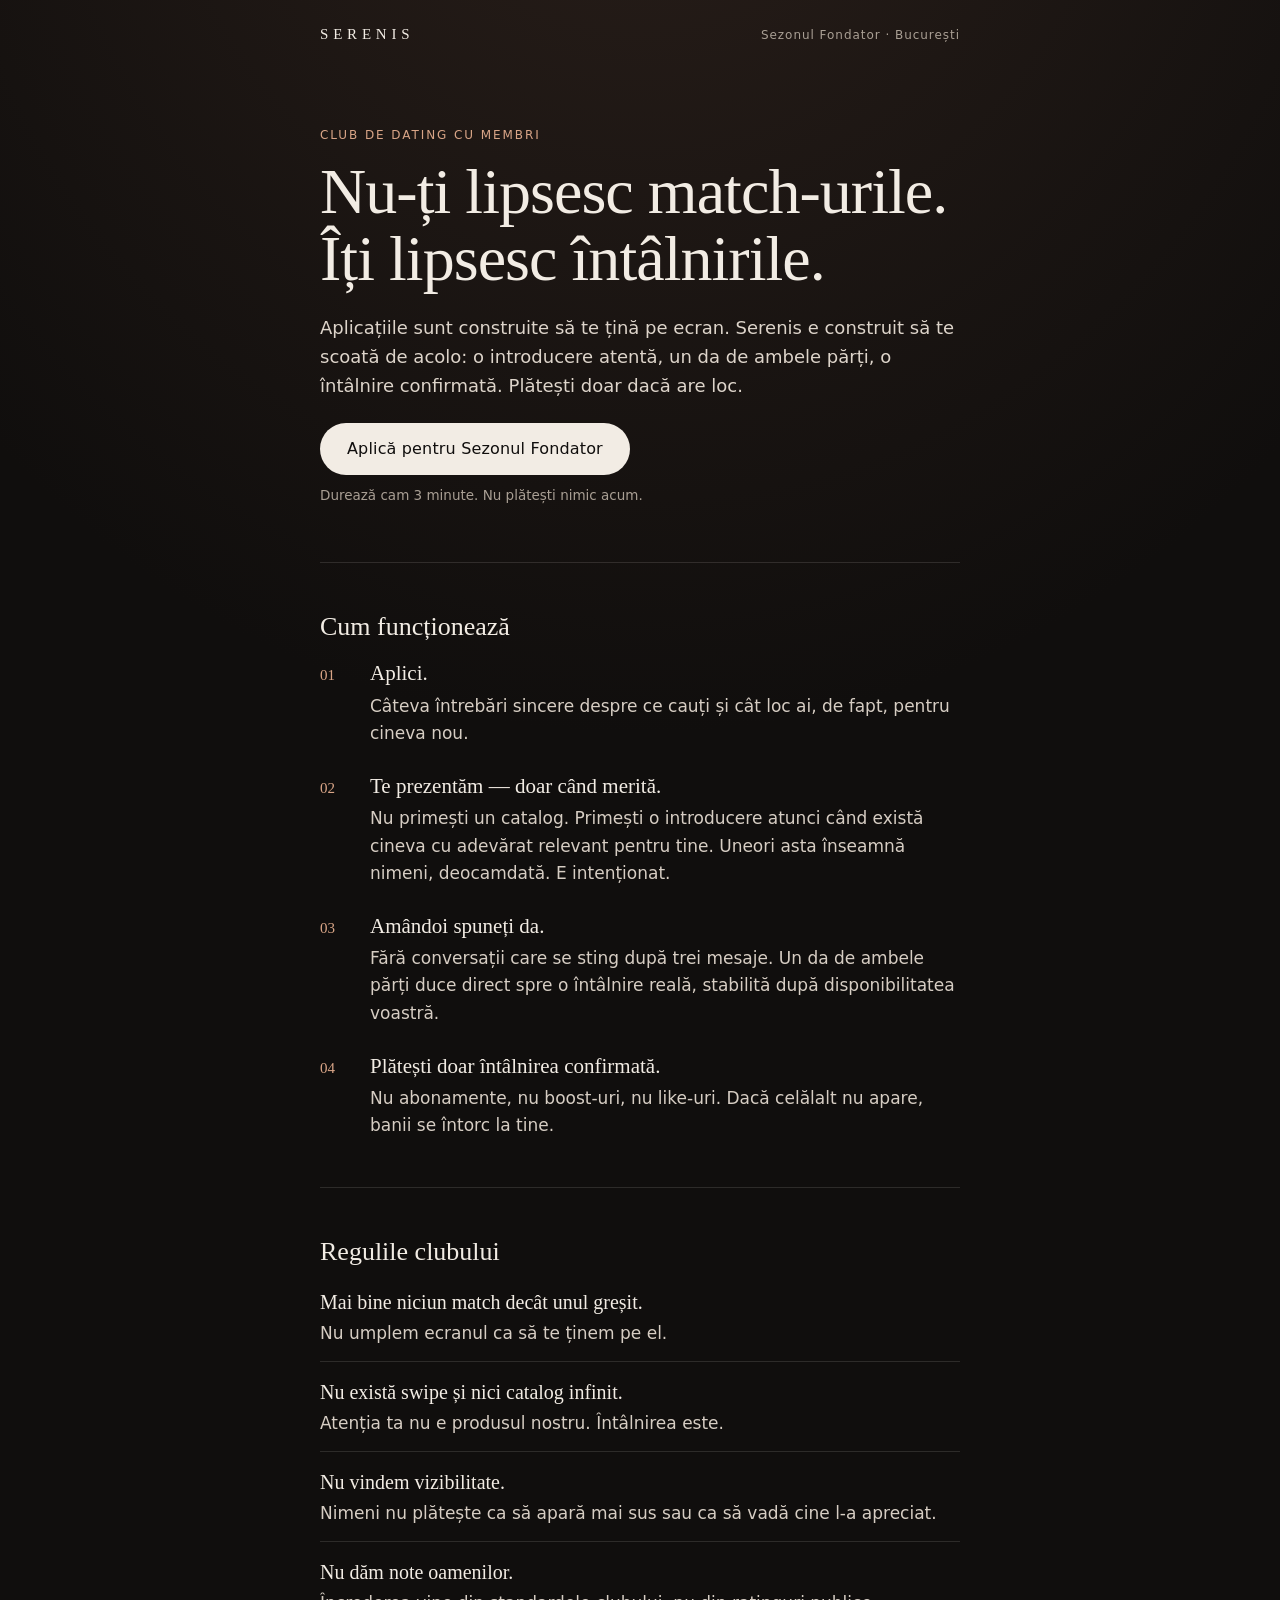
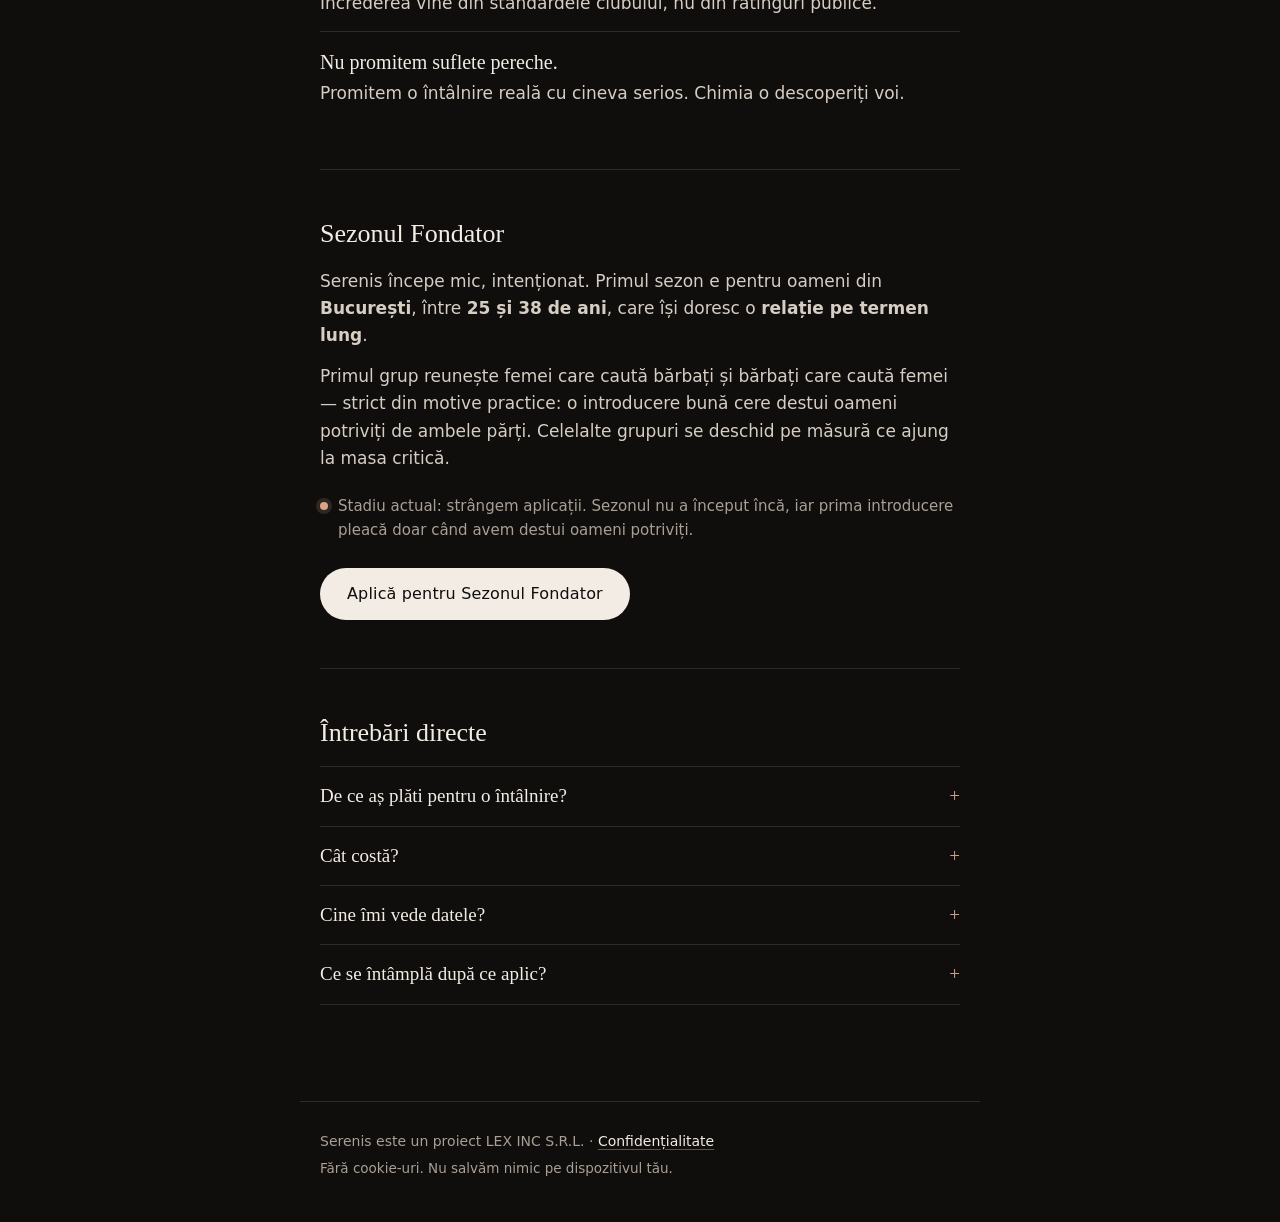
<file: index.html>
<!doctype html>
<html lang="ro">
<head>
<meta charset="utf-8">
<meta name="viewport" content="width=device-width, initial-scale=1, viewport-fit=cover">
<title>Serenis — Sezonul Fondator · București</title>
<meta name="description" content="Un club de dating cu membri, în care produsul e întâlnirea, nu swipe-ul. Fiecare întâlnire are loc — sau nu plătești.">
<meta name="robots" content="noindex, nofollow">
<meta name="theme-color" content="#100e0d">
<meta name="referrer" content="strict-origin-when-cross-origin">
<meta property="og:title" content="Serenis — Sezonul Fondator · București">
<meta property="og:description" content="Fiecare întâlnire are loc — sau nu plătești.">
<link rel="icon" href="favicon.svg" type="image/svg+xml">
<link rel="stylesheet" href="styles.css">
</head>
<body>
<a class="skip" href="#main">Sari la conținut</a>

<header class="top">
  <a class="wordmark" href="./" data-action="home" aria-label="Serenis — început">SERENIS</a>
  <span class="season">Sezonul Fondator · București</span>
</header>

<main id="main">

<!-- ───────────── LANDING ───────────── -->
<section class="screen is-active" data-screen="landing" aria-labelledby="hero-title">
  <div class="hero">
    <p class="eyebrow">Club de dating cu membri</p>
    <h1 id="hero-title" class="display" data-hero-title>Nu-ți lipsesc match-urile. Îți lipsesc întâlnirile.</h1>
    <p class="lede" data-hero-lede>Aplicațiile sunt construite să te țină pe ecran. Serenis e construit să te scoată de acolo: o introducere atentă, un da de ambele părți, o întâlnire confirmată. Plătești doar dacă are loc.</p>
    <div class="cta-row">
      <button class="btn btn-primary" data-action="start" data-cta="hero">Aplică pentru Sezonul Fondator</button>
      <p class="fine">Durează cam 3 minute. Nu plătești nimic acum.</p>
    </div>
  </div>

  <section class="block" aria-labelledby="how-title">
    <h2 id="how-title" class="h2">Cum funcționează</h2>
    <ol class="steps">
      <li><span class="num">01</span><div><h3>Aplici.</h3><p>Câteva întrebări sincere despre ce cauți și cât loc ai, de fapt, pentru cineva nou.</p></div></li>
      <li><span class="num">02</span><div><h3>Te prezentăm — doar când merită.</h3><p>Nu primești un catalog. Primești o introducere atunci când există cineva cu adevărat relevant pentru tine. Uneori asta înseamnă nimeni, deocamdată. E intenționat.</p></div></li>
      <li><span class="num">03</span><div><h3>Amândoi spuneți da.</h3><p>Fără conversații care se sting după trei mesaje. Un da de ambele părți duce direct spre o întâlnire reală, stabilită după disponibilitatea voastră.</p></div></li>
      <li><span class="num">04</span><div><h3>Plătești doar întâlnirea confirmată.</h3><p>Nu abonamente, nu boost-uri, nu like-uri. Dacă celălalt nu apare, banii se întorc la tine.</p></div></li>
    </ol>
  </section>

  <section class="block" aria-labelledby="rules-title">
    <h2 id="rules-title" class="h2">Regulile clubului</h2>
    <ul class="rules">
      <li><strong>Mai bine niciun match decât unul greșit.</strong> Nu umplem ecranul ca să te ținem pe el.</li>
      <li><strong>Nu există swipe și nici catalog infinit.</strong> Atenția ta nu e produsul nostru. Întâlnirea este.</li>
      <li><strong>Nu vindem vizibilitate.</strong> Nimeni nu plătește ca să apară mai sus sau ca să vadă cine l-a apreciat.</li>
      <li><strong>Nu dăm note oamenilor.</strong> Încrederea vine din standardele clubului, nu din ratinguri publice.</li>
      <li><strong>Nu promitem suflete pereche.</strong> Promitem o întâlnire reală cu cineva serios. Chimia o descoperiți voi.</li>
    </ul>
  </section>

  <section class="block season-block" aria-labelledby="season-title">
    <h2 id="season-title" class="h2">Sezonul Fondator</h2>
    <p>Serenis începe mic, intenționat. Primul sezon e pentru oameni din <strong>București</strong>, între <strong>25 și 38 de ani</strong>, care își doresc o <strong>relație pe termen lung</strong>.</p>
    <p>Primul grup reunește femei care caută bărbați și bărbați care caută femei — strict din motive practice: o introducere bună cere destui oameni potriviți de ambele părți. Celelalte grupuri se deschid pe măsură ce ajung la masa critică.</p>
    <p class="status"><span class="dot" aria-hidden="true"></span> Stadiu actual: strângem aplicații. Sezonul nu a început încă, iar prima introducere pleacă doar când avem destui oameni potriviți.</p>
    <button class="btn btn-primary" data-action="start" data-cta="season">Aplică pentru Sezonul Fondator</button>
  </section>

  <section class="block" aria-labelledby="faq-title">
    <h2 id="faq-title" class="h2">Întrebări directe</h2>
    <details><summary>De ce aș plăti pentru o întâlnire?</summary><p>Pentru că plătești pentru singurul lucru care contează: o întâlnire reală, cu cineva care a spus și el da. Nu pentru timpul petrecut pe ecran.</p></details>
    <details><summary>Cât costă?</summary><p>Prețul se stabilește înainte de începerea Sezonului Fondator. Nu plătești nimic acum și nimic înainte ca o întâlnire să fie confirmată de amândoi.</p></details>
    <details><summary>Cine îmi vede datele?</summary><p>Doar echipa Serenis. Nu există profiluri publice. Detaliile sunt în <a href="privacy.html" data-track="privacy_link">politica de confidențialitate</a>.</p></details>
    <details><summary>Ce se întâmplă după ce aplic?</summary><p>Fiecare aplicație e citită de un om. Îți scriem când Sezonul Fondator se deschide — și îți spunem sincer dacă nu ești potrivit pentru primul sezon.</p></details>
  </section>
</section>

<!-- ───────────── REFLECTION ───────────── -->
<section class="screen" data-screen="reflection" aria-live="polite">
  <div class="progress" aria-hidden="true"><span data-progress></span></div>
  <p class="eyebrow" data-q-count></p>
  <div data-reflection-intro>
    <h1 class="h1">Înainte să aplici: șase întrebări sincere.</h1>
    <p class="lede">Nu e un test de personalitate și nu există răspunsuri bune. Ne ajută să înțelegem dacă Serenis are sens pentru tine acum.</p>
  </div>
  <fieldset class="question" data-question>
    <legend class="h1" data-q-title></legend>
    <div class="options" data-q-options></div>
  </fieldset>
  <button class="btn btn-ghost" data-action="back">Înapoi</button>
</section>

<!-- ───────────── RESULT ───────────── -->
<section class="screen" data-screen="result" aria-live="polite">
  <p class="eyebrow">Ce spun răspunsurile tale</p>
  <h1 class="h1" data-result-title></h1>
  <div class="result-body" data-result-body></div>
  <p class="rule-line">Regula noastră: mai bine niciun match decât unul greșit.</p>
  <div class="cta-row" data-result-cta></div>
</section>

<!-- ───────────── APPLICATION ───────────── -->
<section class="screen" data-screen="apply">
  <p class="eyebrow">Sezonul Fondator · București</p>
  <h1 class="h1">Aplicația ta</h1>

  <div class="closed" data-closed hidden>
    <p class="lede">Aplicațiile pentru Sezonul Fondator se deschid în câteva zile.</p>
    <p class="fine">Nu am salvat nimic din ce ai răspuns până acum.</p>
  </div>

  <form class="form" data-form novalidate>
    <p class="lede">Doar ce ne trebuie ca să-ți facem o introducere bună. Fără fotografii și fără telefon acum — le cerem doar dacă intri în sezon.</p>

    <label class="field"><span>Prenume</span>
      <input name="first_name" autocomplete="given-name" maxlength="40" required></label>

    <label class="field"><span>Email</span>
      <input name="email" type="email" autocomplete="email" inputmode="email" maxlength="120" required></label>

    <label class="field"><span>Vârsta</span>
      <input name="age" type="number" inputmode="numeric" min="18" max="99" required></label>

    <fieldset class="field"><legend>Ești</legend>
      <div class="chips">
        <label><input type="radio" name="gender" value="f" required><span>Femeie</span></label>
        <label><input type="radio" name="gender" value="m"><span>Bărbat</span></label>
        <label><input type="radio" name="gender" value="x"><span>Mă descriu altfel</span></label>
      </div></fieldset>

    <fieldset class="field"><legend>Vrei să cunoști</legend>
      <div class="chips">
        <label><input type="radio" name="seeking" value="m" required><span>Bărbați</span></label>
        <label><input type="radio" name="seeking" value="f"><span>Femei</span></label>
        <label><input type="radio" name="seeking" value="b"><span>Ambele</span></label>
      </div>
      <small>Folosim asta doar ca să-ți facem introduceri potrivite.</small></fieldset>

    <fieldset class="field"><legend>Ce vârste te interesează</legend>
      <div class="pair">
        <label><span class="sr">De la</span><select name="age_min" required></select></label>
        <span aria-hidden="true">—</span>
        <label><span class="sr">Până la</span><select name="age_max" required></select></label>
      </div></fieldset>

    <fieldset class="field"><legend>Unde locuiești</legend>
      <div class="chips">
        <label><input type="radio" name="city" value="bucuresti" required><span>București</span></label>
        <label><input type="radio" name="city" value="ilfov"><span>Ilfov</span></label>
        <label><input type="radio" name="city" value="other"><span>Alt oraș</span></label>
      </div>
      <label class="field sub" data-city-other hidden><span>Care oraș?</span>
        <input name="city_other" maxlength="40" autocomplete="address-level2"></label></fieldset>

    <fieldset class="field"><legend>Când ai putea ieși la o primă întâlnire</legend>
      <div class="chips">
        <label><input type="checkbox" name="availability" value="weekday_eve"><span>Seri, în timpul săptămânii</span></label>
        <label><input type="checkbox" name="availability" value="weekend_day"><span>Weekend, ziua</span></label>
        <label><input type="checkbox" name="availability" value="weekend_eve"><span>Weekend, seara</span></label>
      </div></fieldset>

    <fieldset class="field"><legend>Ce te-a făcut să aplici</legend>
      <div class="chips stack">
        <label><input type="radio" name="reason" value="pay_if_happens" required><span>Plătesc doar dacă întâlnirea chiar are loc</span></label>
        <label><input type="radio" name="reason" value="no_wrong_match"><span>Mai bine niciun match decât unul greșit</span></label>
        <label><input type="radio" name="reason" value="dates_not_matches"><span>Vreau întâlniri, nu încă un șir de match-uri</span></label>
        <label><input type="radio" name="reason" value="no_swipe"><span>Fără swipe, fără catalog infinit</span></label>
        <label><input type="radio" name="reason" value="club"><span>Ideea de club selectiv</span></label>
      </div></fieldset>

    <fieldset class="field"><legend>Cum ai aflat de Serenis</legend>
      <div class="chips">
        <label><input type="radio" name="source" value="instagram" required><span>Instagram</span></label>
        <label><input type="radio" name="source" value="tiktok"><span>TikTok</span></label>
        <label><input type="radio" name="source" value="emotion_redesign"><span>Emotion Redesign</span></label>
        <label><input type="radio" name="source" value="friend"><span>De la un prieten</span></label>
        <label><input type="radio" name="source" value="other"><span>Altundeva</span></label>
      </div></fieldset>

    <div class="consents">
      <label class="check"><input type="checkbox" name="consent_privacy" required>
        <span>Am peste 18 ani și am citit <a href="privacy.html" target="_blank" rel="noopener" data-track="privacy_link">politica de confidențialitate</a>. Sunt de acord ca <span data-controller>LEX INC S.R.L.</span> să folosească datele din această aplicație ca să o evalueze și să mă contacteze despre Sezonul Fondator.</span></label>
      <label class="check"><input type="checkbox" name="consent_preference" required>
        <span>Sunt de acord, în mod explicit, ca informația despre pe cine vreau să cunosc să fie folosită doar pentru a-mi face introduceri. Pot retrage acordul oricând.</span></label>
    </div>

    <div class="hp" aria-hidden="true"><label>Website<input name="website" tabindex="-1" autocomplete="off"></label></div>

    <p class="error" data-form-error role="alert" hidden></p>
    <button class="btn btn-primary" type="submit" data-submit>Trimite aplicația</button>
    <p class="fine">Nu îți cerem date de card. Nu plătești nimic acum.</p>
  </form>
</section>

<!-- ───────────── PRICE ───────────── -->
<section class="screen" data-screen="price">
  <p class="eyebrow">Ultima întrebare — și cea mai sinceră</p>
  <h1 class="h1">Când Sezonul Fondator începe, o întâlnire confirmată costă <span class="price"><span data-price></span> lei</span> de persoană.</h1>
  <p class="lede">Plătești doar după ce amândoi ați spus da și întâlnirea e confirmată. Dacă celălalt nu apare, îți dăm banii înapoi.</p>
  <fieldset class="question">
    <legend class="sr">Ce alegi</legend>
    <div class="options">
      <button class="option" data-price-choice="accept">Da, păstrează-mi locul la <span data-price></span> lei / întâlnire</button>
      <button class="option" data-price-choice="lower">Doar dacă ar costa mai puțin</button>
      <button class="option" data-price-choice="free_only">Doar dacă ar fi gratuit</button>
      <button class="option" data-price-choice="no">Nu, mulțumesc</button>
    </div>
  </fieldset>
  <div class="field" data-price-max hidden>
    <label class="field"><span>Cât ai plăti, cel mult, pentru o întâlnire confirmată? (lei)</span>
      <input name="price_max" type="number" inputmode="numeric" min="0" max="500"></label>
    <button class="btn btn-primary" data-action="price-max-continue">Continuă</button>
  </div>
  <p class="fine">Nu plătești nimic acum. E doar alegerea ta, ca să stabilim prețul corect.</p>
  <p class="error" data-price-error role="alert" hidden></p>
</section>

<!-- ───────────── DONE ───────────── -->
<section class="screen" data-screen="done" aria-live="polite">
  <p class="eyebrow">Aplicație primită</p>
  <h1 class="h1">Mulțumim, <span data-first-name></span>. Aplicația ta a ajuns la noi.</h1>
  <div class="result-body">
    <p>Citim fiecare aplicație. Sezonul Fondator începe doar când avem destui oameni potriviți în București încât prima ta introducere să merite. Îți scriem la <strong data-email></strong> atunci când avem ceva concret — nu înainte.</p>
    <p>Dacă vrei să-ți retragi aplicația sau să-ți ștergem datele, scrie-ne la <a data-contact-link></a>.</p>
  </div>
  <div class="share">
    <h2 class="h2">Știi pe cineva care ar merita Serenis?</h2>
    <p>Trimite-i linkul. Fără recompense și fără puncte — doar dacă ai încredere că i s-ar potrivi.</p>
    <button class="btn btn-ghost" data-action="share">Trimite linkul</button>
    <p class="fine" data-share-status role="status"></p>
  </div>
</section>

</main>

<footer class="foot">
  <p>Serenis este un proiect <span data-controller>LEX INC S.R.L.</span> · <a href="privacy.html" data-track="privacy_link">Confidențialitate</a></p>
  <p class="fine">Fără cookie-uri. Nu salvăm nimic pe dispozitivul tău.</p>
</footer>

<script src="config.js"></script>
<script src="app.js"></script>
</body>
</html>
</file>
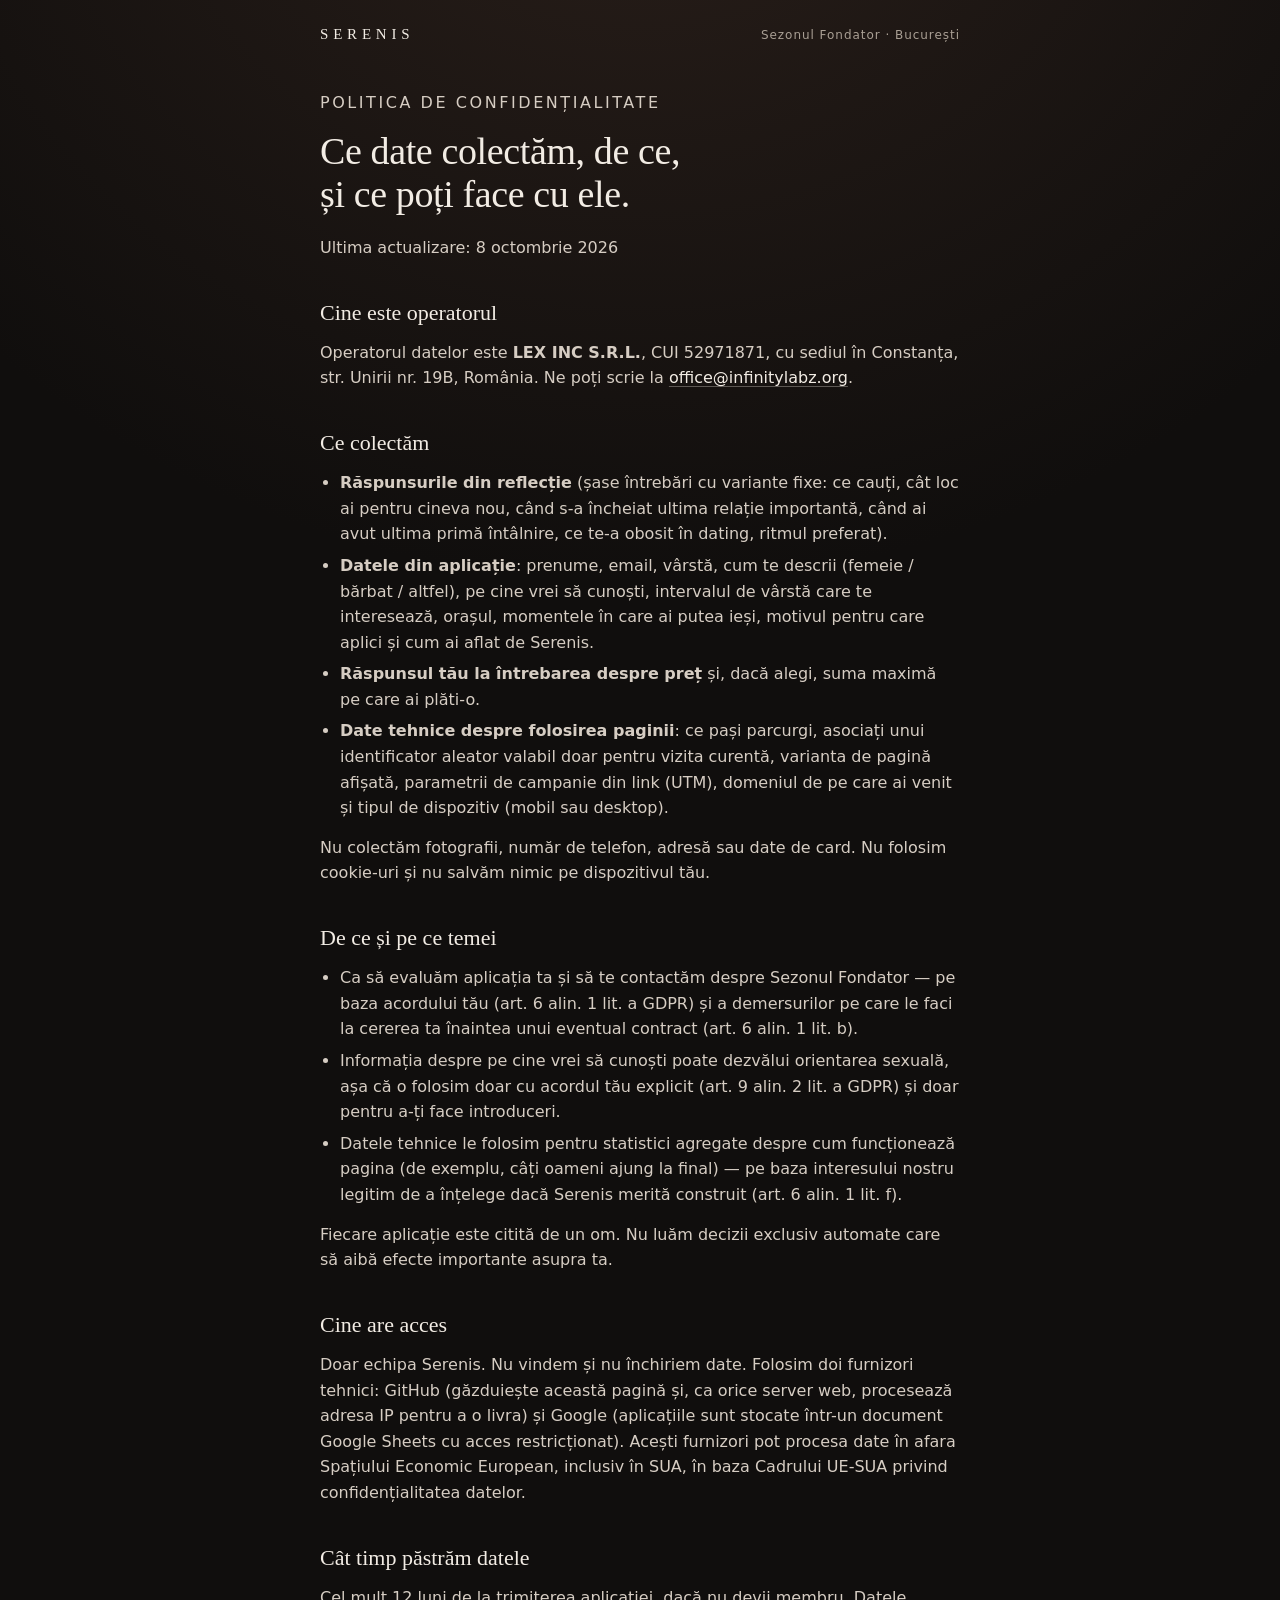
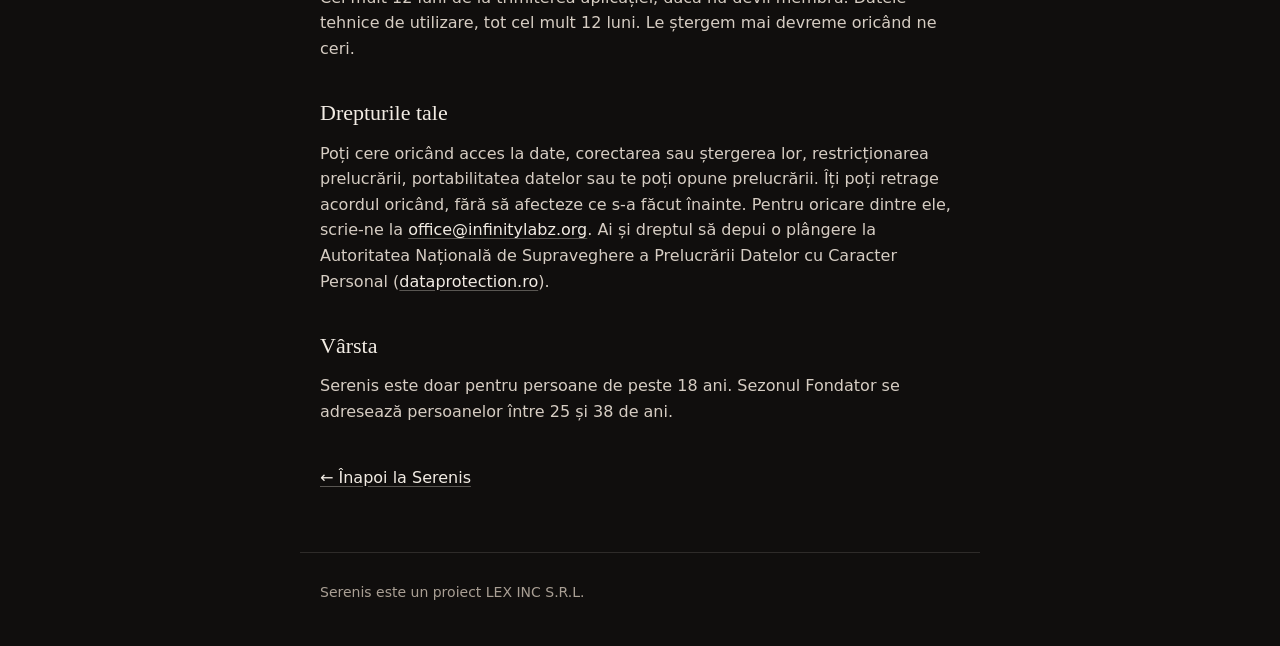
<file: privacy.html>
<!doctype html>
<html lang="ro">
<head>
<meta charset="utf-8">
<meta name="viewport" content="width=device-width, initial-scale=1, viewport-fit=cover">
<title>Serenis — Politica de confidențialitate</title>
<meta name="robots" content="noindex, nofollow">
<meta name="theme-color" content="#100e0d">
<link rel="icon" href="favicon.svg" type="image/svg+xml">
<link rel="stylesheet" href="styles.css">
<style>
  .legal { padding-top: 44px; }
  .legal h2 { font-family: var(--serif); font-weight: 400; font-size: 22px; margin: 34px 0 10px; }
  .legal p, .legal li { color: #d6cdc3; font-size: 16px; }
  .legal ul { padding-left: 20px; margin: 0 0 14px; }
  .legal li { margin-bottom: 6px; }
</style>
</head>
<body>
<header class="top">
  <a class="wordmark" href="./">SERENIS</a>
  <span class="season">Sezonul Fondator · București</span>
</header>
<main class="legal">
  <p class="eyebrow">Politica de confidențialitate</p>
  <h1 class="h1">Ce date colectăm, de ce, și ce poți face cu ele.</h1>
  <p class="fine">Ultima actualizare: 8 octombrie 2026</p>

  <h2>Cine este operatorul</h2>
  <p>Operatorul datelor este <strong data-controller>LEX INC S.R.L.</strong><span data-controller-details></span> <span data-contact-line></span></p>

  <h2>Ce colectăm</h2>
  <ul>
    <li><strong>Răspunsurile din reflecție</strong> (șase întrebări cu variante fixe: ce cauți, cât loc ai pentru cineva nou, când s-a încheiat ultima relație importantă, când ai avut ultima primă întâlnire, ce te-a obosit în dating, ritmul preferat).</li>
    <li><strong>Datele din aplicație</strong>: prenume, email, vârstă, cum te descrii (femeie / bărbat / altfel), pe cine vrei să cunoști, intervalul de vârstă care te interesează, orașul, momentele în care ai putea ieși, motivul pentru care aplici și cum ai aflat de Serenis.</li>
    <li><strong>Răspunsul tău la întrebarea despre preț</strong> și, dacă alegi, suma maximă pe care ai plăti-o.</li>
    <li><strong>Date tehnice despre folosirea paginii</strong>: ce pași parcurgi, asociați unui identificator aleator valabil doar pentru vizita curentă, varianta de pagină afișată, parametrii de campanie din link (UTM), domeniul de pe care ai venit și tipul de dispozitiv (mobil sau desktop).</li>
  </ul>
  <p>Nu colectăm fotografii, număr de telefon, adresă sau date de card. Nu folosim cookie-uri și nu salvăm nimic pe dispozitivul tău.</p>

  <h2>De ce și pe ce temei</h2>
  <ul>
    <li>Ca să evaluăm aplicația ta și să te contactăm despre Sezonul Fondator — pe baza acordului tău (art. 6 alin. 1 lit. a GDPR) și a demersurilor pe care le faci la cererea ta înaintea unui eventual contract (art. 6 alin. 1 lit. b).</li>
    <li>Informația despre pe cine vrei să cunoști poate dezvălui orientarea sexuală, așa că o folosim doar cu acordul tău explicit (art. 9 alin. 2 lit. a GDPR) și doar pentru a-ți face introduceri.</li>
    <li>Datele tehnice le folosim pentru statistici agregate despre cum funcționează pagina (de exemplu, câți oameni ajung la final) — pe baza interesului nostru legitim de a înțelege dacă Serenis merită construit (art. 6 alin. 1 lit. f).</li>
  </ul>
  <p>Fiecare aplicație este citită de un om. Nu luăm decizii exclusiv automate care să aibă efecte importante asupra ta.</p>

  <h2>Cine are acces</h2>
  <p>Doar echipa Serenis. Nu vindem și nu închiriem date. Folosim doi furnizori tehnici: GitHub (găzduiește această pagină și, ca orice server web, procesează adresa IP pentru a o livra) și Google (aplicațiile sunt stocate într-un document Google Sheets cu acces restricționat). Acești furnizori pot procesa date în afara Spațiului Economic European, inclusiv în SUA, în baza Cadrului UE-SUA privind confidențialitatea datelor.</p>

  <h2>Cât timp păstrăm datele</h2>
  <p>Cel mult 12 luni de la trimiterea aplicației, dacă nu devii membru. Datele tehnice de utilizare, tot cel mult 12 luni. Le ștergem mai devreme oricând ne ceri.</p>

  <h2>Drepturile tale</h2>
  <p>Poți cere oricând acces la date, corectarea sau ștergerea lor, restricționarea prelucrării, portabilitatea datelor sau te poți opune prelucrării. Îți poți retrage acordul oricând, fără să afecteze ce s-a făcut înainte. <span data-contact-rights></span> Ai și dreptul să depui o plângere la Autoritatea Națională de Supraveghere a Prelucrării Datelor cu Caracter Personal (<a href="https://www.dataprotection.ro" rel="noopener">dataprotection.ro</a>).</p>

  <h2>Vârsta</h2>
  <p>Serenis este doar pentru persoane de peste 18 ani. Sezonul Fondator se adresează persoanelor între 25 și 38 de ani.</p>

  <p style="margin-top:40px"><a href="./">← Înapoi la Serenis</a></p>
</main>
<footer class="foot"><p>Serenis este un proiect <span data-controller>LEX INC S.R.L.</span></p></footer>
<script src="config.js"></script>
<script>
(function () {
  var C = window.SERENIS_CONFIG || {};
  var isLocal = ["localhost", "127.0.0.1"].indexOf(location.hostname) !== -1;
  var contact = (isLocal && new URLSearchParams(location.search).get("contact")) || C.contactEmail || "";
  document.querySelectorAll("[data-controller]").forEach(function (n) { if (C.controller) n.textContent = C.controller; });
  if (C.controllerDetails) document.querySelector("[data-controller-details]").textContent = ", " + C.controllerDetails.replace(/\.$/, "") + ".";
  function mail(text) {
    var a = document.createElement("a"); a.href = "mailto:" + contact; a.textContent = contact;
    var s = document.createElement("span"); s.append(text, a, "."); return s;
  }
  if (contact) {
    document.querySelector("[data-contact-line]").append(mail("Ne poți scrie la "));
    document.querySelector("[data-contact-rights]").append(mail("Pentru oricare dintre ele, scrie-ne la "));
  } else {
    document.querySelector("[data-contact-line]").textContent = "Datele de contact se publică înainte de deschiderea aplicațiilor; până atunci, pagina nu colectează nicio informație.";
  }
})();
</script>
</body>
</html>
</file>
<file: styles.css>
:root {
  --bg: #100e0d;
  --bg-2: #171413;
  --ink: #f2ece4;
  --muted: #a99f94;
  --line: rgba(242, 236, 228, 0.13);
  --line-strong: rgba(242, 236, 228, 0.32);
  --accent: #d9a587;
  --accent-ink: #1b1411;
  --error: #f0a39a;
  --serif: "Iowan Old Style", "Palatino Linotype", Palatino, "Book Antiqua", "Noto Serif", Georgia, serif;
  --sans: -apple-system, BlinkMacSystemFont, "Segoe UI", system-ui, Roboto, "Helvetica Neue", Arial, sans-serif;
  --gutter: 20px;
  --measure: 640px;
  color-scheme: dark;
}

* { box-sizing: border-box; }
[hidden] { display: none !important; }
html { -webkit-text-size-adjust: 100%; }
body {
  margin: 0;
  background: var(--bg);
  background-image: radial-gradient(120% 60% at 50% -10%, #2a1f1a 0%, rgba(16, 14, 13, 0) 60%);
  background-repeat: no-repeat;
  color: var(--ink);
  font: 17px/1.6 var(--sans);
  -webkit-font-smoothing: antialiased;
  min-height: 100vh;
  display: flex;
  flex-direction: column;
}
main { flex: 1; width: 100%; max-width: calc(var(--measure) + 2 * var(--gutter)); margin: 0 auto; padding: 0 var(--gutter) 48px; }
a { color: var(--ink); text-decoration-color: var(--line-strong); text-underline-offset: 3px; }
a:hover { text-decoration-color: var(--accent); }

.skip { position: absolute; left: -9999px; }
.skip:focus { left: 12px; top: 12px; background: var(--ink); color: var(--bg); padding: 8px 12px; z-index: 10; }
.sr { position: absolute; width: 1px; height: 1px; overflow: hidden; clip: rect(0 0 0 0); white-space: nowrap; }

/* ── header / footer ── */
.top {
  display: flex; align-items: baseline; justify-content: space-between; gap: 12px;
  width: 100%; max-width: calc(var(--measure) + 2 * var(--gutter)); margin: 0 auto;
  padding: 22px var(--gutter) 0;
}
.wordmark { font-family: var(--serif); letter-spacing: 0.32em; font-size: 15px; text-decoration: none; }
.season { font-size: 12px; letter-spacing: 0.08em; color: var(--muted); text-align: right; }
.foot {
  width: 100%; max-width: calc(var(--measure) + 2 * var(--gutter)); margin: 0 auto;
  padding: 28px var(--gutter) 36px; border-top: 1px solid var(--line); color: var(--muted); font-size: 14px;
}
.foot p { margin: 0 0 6px; }

/* ── type ── */
.eyebrow { margin: 0 0 14px; font-size: 12px; letter-spacing: 0.16em; text-transform: uppercase; color: var(--accent); }
.display { font-family: var(--serif); font-weight: 400; font-size: clamp(40px, 11vw, 64px); line-height: 1.04; letter-spacing: -0.015em; margin: 0 0 22px; text-wrap: balance; }
.h1 { font-family: var(--serif); font-weight: 400; font-size: clamp(28px, 7.4vw, 38px); line-height: 1.15; letter-spacing: -0.01em; margin: 0 0 18px; text-wrap: balance; padding: 0; }
.h2 { font-family: var(--serif); font-weight: 400; font-size: 26px; line-height: 1.2; margin: 0 0 18px; }
.lede { font-size: 18px; color: #ddd4ca; margin: 0 0 22px; }
.fine { font-size: 13.5px; color: var(--muted); margin: 10px 0 0; }
p { margin: 0 0 14px; }

/* ── layout blocks ── */
.screen { display: none; padding-top: 44px; animation: rise 0.45s ease both; }
.screen.is-active { display: block; }
@keyframes rise { from { opacity: 0; transform: translateY(8px); } to { opacity: 1; transform: none; } }
@media (prefers-reduced-motion: reduce) { .screen { animation: none; } }

.hero { padding: 36px 0 56px; border-bottom: 1px solid var(--line); }
.block { padding: 48px 0; border-bottom: 1px solid var(--line); }
.block:last-child { border-bottom: 0; }

.steps { list-style: none; margin: 0; padding: 0; display: grid; gap: 26px; }
.steps li { display: grid; grid-template-columns: 44px 1fr; gap: 6px; }
.steps .num { font-family: var(--serif); color: var(--accent); font-size: 15px; padding-top: 3px; }
.steps h3 { font-family: var(--serif); font-weight: 400; font-size: 21px; margin: 0 0 6px; line-height: 1.25; }
.steps p { color: #d6cdc3; margin: 0; }

.rules { list-style: none; margin: 0; padding: 0; }
.rules li { padding: 14px 0; border-top: 1px solid var(--line); color: #d6cdc3; }
.rules li:first-child { border-top: 0; padding-top: 0; }
.rules strong { display: block; color: var(--ink); font-weight: 500; font-family: var(--serif); font-size: 20px; margin-bottom: 2px; }

.season-block p { color: #d6cdc3; }
.status { display: flex; gap: 10px; align-items: flex-start; font-size: 15px; color: var(--muted) !important; margin: 22px 0 26px; }
.dot { width: 8px; height: 8px; border-radius: 50%; background: var(--accent); margin-top: 8px; flex: none; box-shadow: 0 0 0 4px rgba(217, 165, 135, 0.16); }

details { border-top: 1px solid var(--line); padding: 14px 0; }
details:last-child { border-bottom: 1px solid var(--line); }
summary { cursor: pointer; font-family: var(--serif); font-size: 19px; list-style: none; display: flex; justify-content: space-between; gap: 12px; }
summary::-webkit-details-marker { display: none; }
summary::after { content: "+"; color: var(--accent); }
details[open] summary::after { content: "–"; }
details p { color: #d6cdc3; margin: 10px 0 0; }

/* ── buttons ── */
.cta-row { display: flex; flex-direction: column; align-items: flex-start; gap: 0; }
.btn {
  appearance: none; border: 1px solid transparent; border-radius: 999px; cursor: pointer;
  font: 500 16px/1 var(--sans); letter-spacing: 0.01em; padding: 17px 26px; min-height: 52px;
  transition: transform 0.15s ease, background 0.2s ease, border-color 0.2s ease;
}
.btn:active { transform: scale(0.985); }
.btn-primary { background: var(--ink); color: var(--bg); width: 100%; }
.btn-primary:hover { background: #fff; }
.btn-primary[disabled] { opacity: 0.55; cursor: progress; }
.btn-ghost { background: transparent; color: var(--ink); border-color: var(--line-strong); margin-top: 22px; }
.btn-ghost:hover { border-color: var(--ink); }
@media (min-width: 560px) { .btn-primary { width: auto; } }
:focus-visible { outline: 2px solid var(--accent); outline-offset: 3px; }

/* ── reflection ── */
.progress { height: 2px; background: var(--line); border-radius: 2px; overflow: hidden; margin-bottom: 28px; }
.progress span { display: block; height: 100%; width: 0; background: var(--accent); transition: width 0.35s ease; }
.question { border: 0; margin: 0; padding: 0; min-width: 0; }
.options { display: grid; gap: 10px; margin-top: 8px; }
.option {
  appearance: none; text-align: left; width: 100%; cursor: pointer;
  background: var(--bg-2); color: var(--ink); border: 1px solid var(--line); border-radius: 14px;
  padding: 17px 18px; font: 16.5px/1.4 var(--sans);
  transition: border-color 0.15s ease, background 0.15s ease;
}
.option:hover { border-color: var(--line-strong); }
.option.is-selected { border-color: var(--accent); background: rgba(217, 165, 135, 0.09); }

/* ── result ── */
.result-body p { color: #ddd4ca; font-size: 17.5px; }
.rule-line { font-family: var(--serif); font-style: italic; color: var(--accent); font-size: 19px; border-left: 2px solid var(--accent); padding-left: 14px; margin: 26px 0 30px; }

/* ── form ── */
.form { display: grid; gap: 22px; }
.field { display: grid; gap: 8px; border: 0; margin: 0; padding: 0; min-width: 0; }
.field > span, .field > legend { font-size: 14px; letter-spacing: 0.02em; color: var(--muted); padding: 0; margin-bottom: 8px; }
.field small { color: var(--muted); font-size: 13px; }
.field.sub { margin-top: 12px; }
input[type="text"], input:not([type]), input[type="email"], input[type="number"], select {
  width: 100%; background: var(--bg-2); color: var(--ink); border: 1px solid var(--line);
  border-radius: 12px; padding: 15px 16px; font: 17px/1.3 var(--sans); min-height: 52px;
}
input:focus, select:focus { border-color: var(--accent); outline: none; }
select { appearance: none; background-image: linear-gradient(45deg, transparent 50%, var(--muted) 50%), linear-gradient(135deg, var(--muted) 50%, transparent 50%); background-position: calc(100% - 20px) 50%, calc(100% - 15px) 50%; background-size: 5px 5px; background-repeat: no-repeat; }
.pair { display: grid; grid-template-columns: 1fr auto 1fr; gap: 12px; align-items: center; color: var(--muted); }
.chips { display: flex; flex-wrap: wrap; gap: 8px; }
.chips.stack { flex-direction: column; }
.chips label { position: relative; }
.chips input { position: absolute; opacity: 0; inset: 0; width: 100%; height: 100%; margin: 0; cursor: pointer; }
.chips span {
  display: inline-block; padding: 12px 16px; border: 1px solid var(--line); border-radius: 999px;
  background: var(--bg-2); font-size: 15.5px; line-height: 1.3; transition: border-color 0.15s, background 0.15s;
}
.chips.stack span { border-radius: 14px; display: block; }
.chips input:checked + span { border-color: var(--accent); background: rgba(217, 165, 135, 0.12); }
.chips input:focus-visible + span { outline: 2px solid var(--accent); outline-offset: 2px; }
.consents { display: grid; gap: 14px; padding-top: 4px; }
.check { display: grid; grid-template-columns: 22px 1fr; gap: 12px; font-size: 14.5px; color: #d6cdc3; line-height: 1.5; }
.check input { width: 20px; height: 20px; margin: 2px 0 0; accent-color: var(--accent); }
.hp { position: absolute; left: -9999px; height: 0; overflow: hidden; }
.error { color: var(--error); font-size: 15px; margin: 0; }
.closed { padding: 8px 0 12px; }

/* ── price ── */
.price { color: var(--accent); white-space: nowrap; }
[data-price-max] { margin-top: 18px; }

/* ── share ── */
.share { margin-top: 40px; padding-top: 32px; border-top: 1px solid var(--line); }
.share p { color: #d6cdc3; }
</file>
